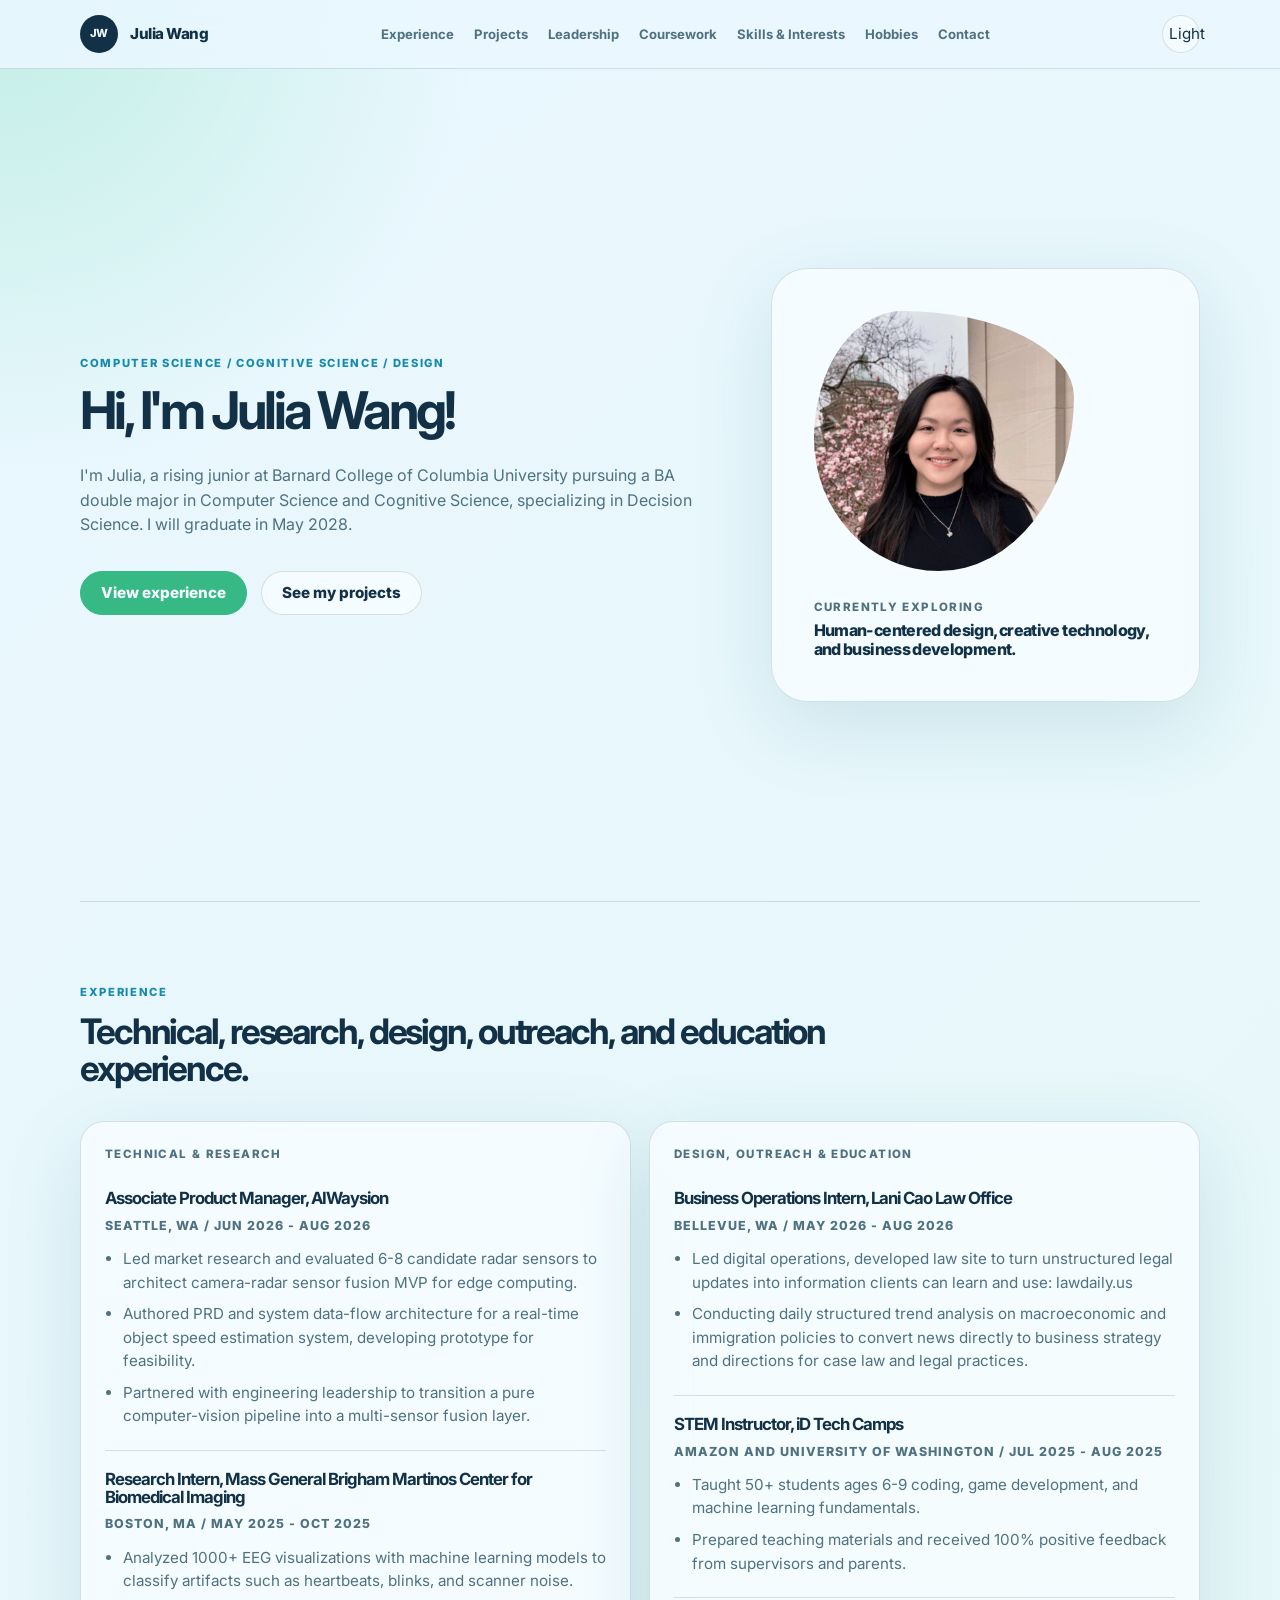
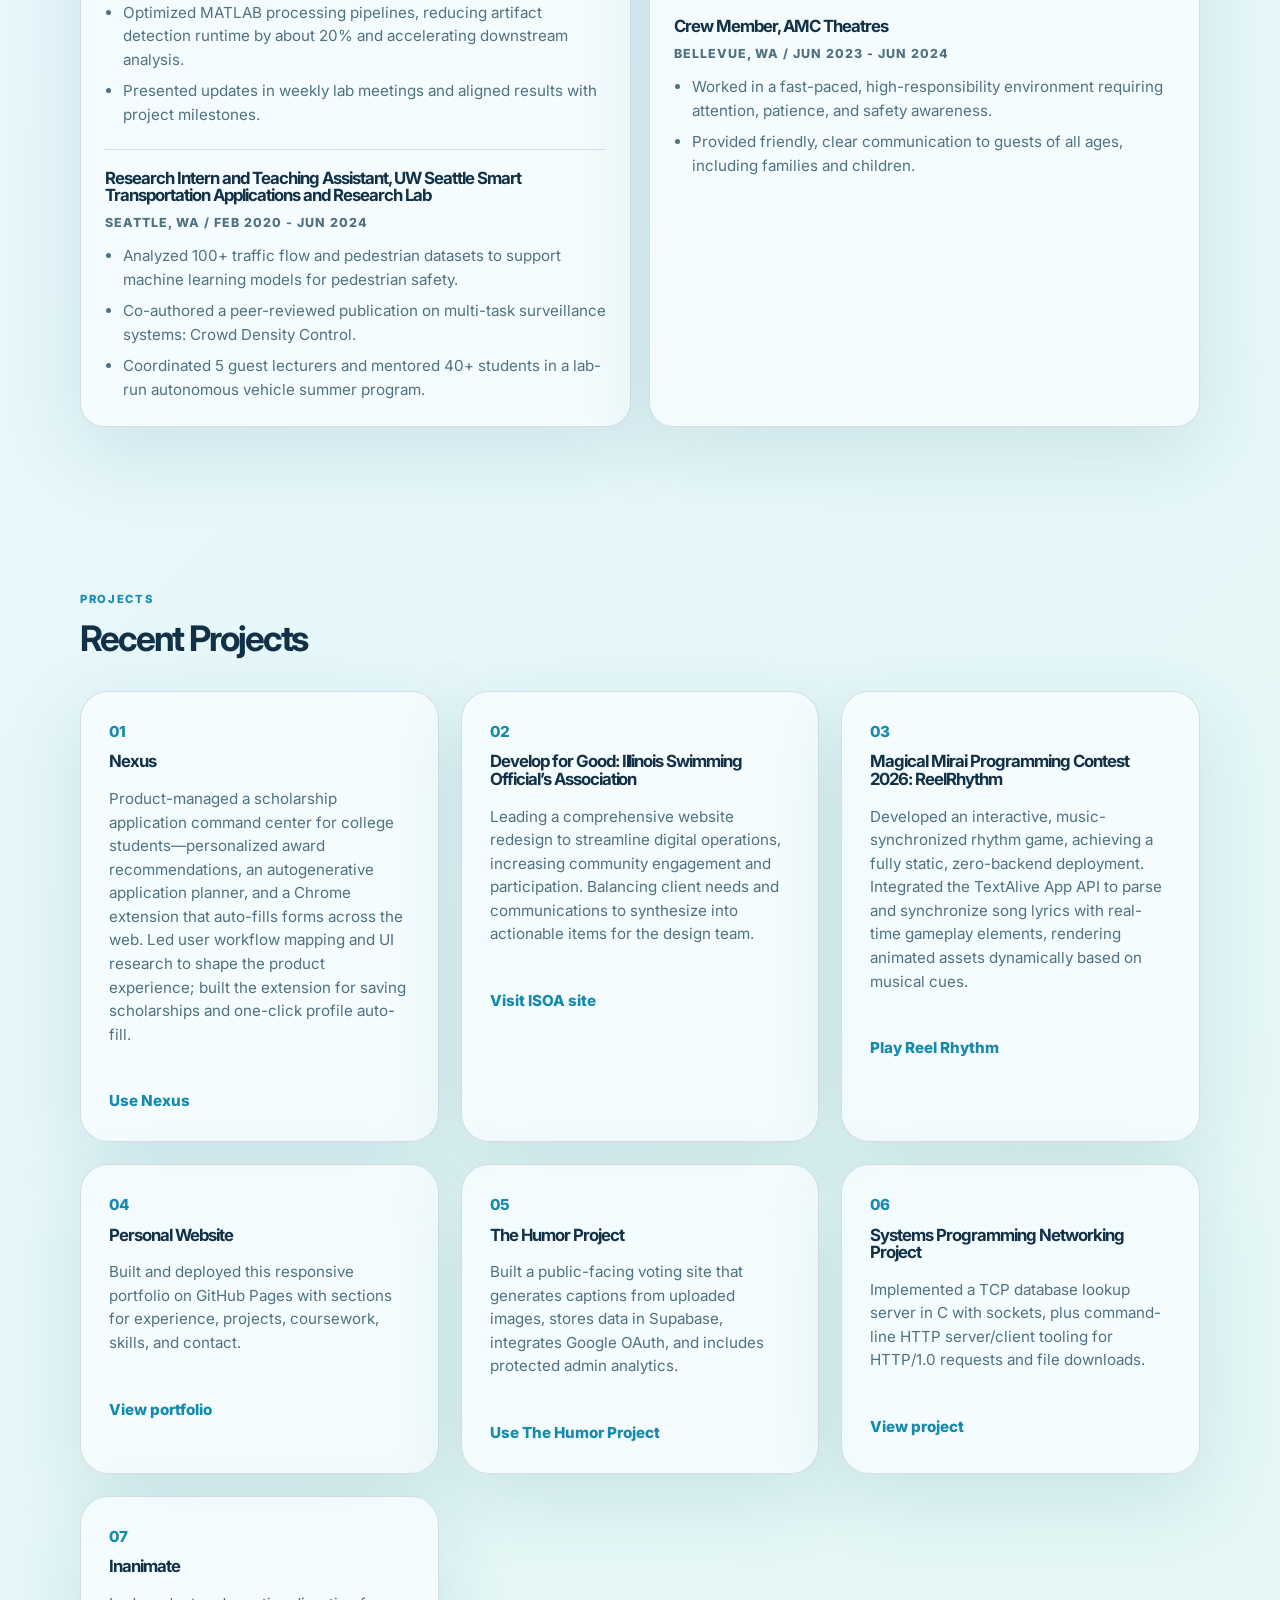
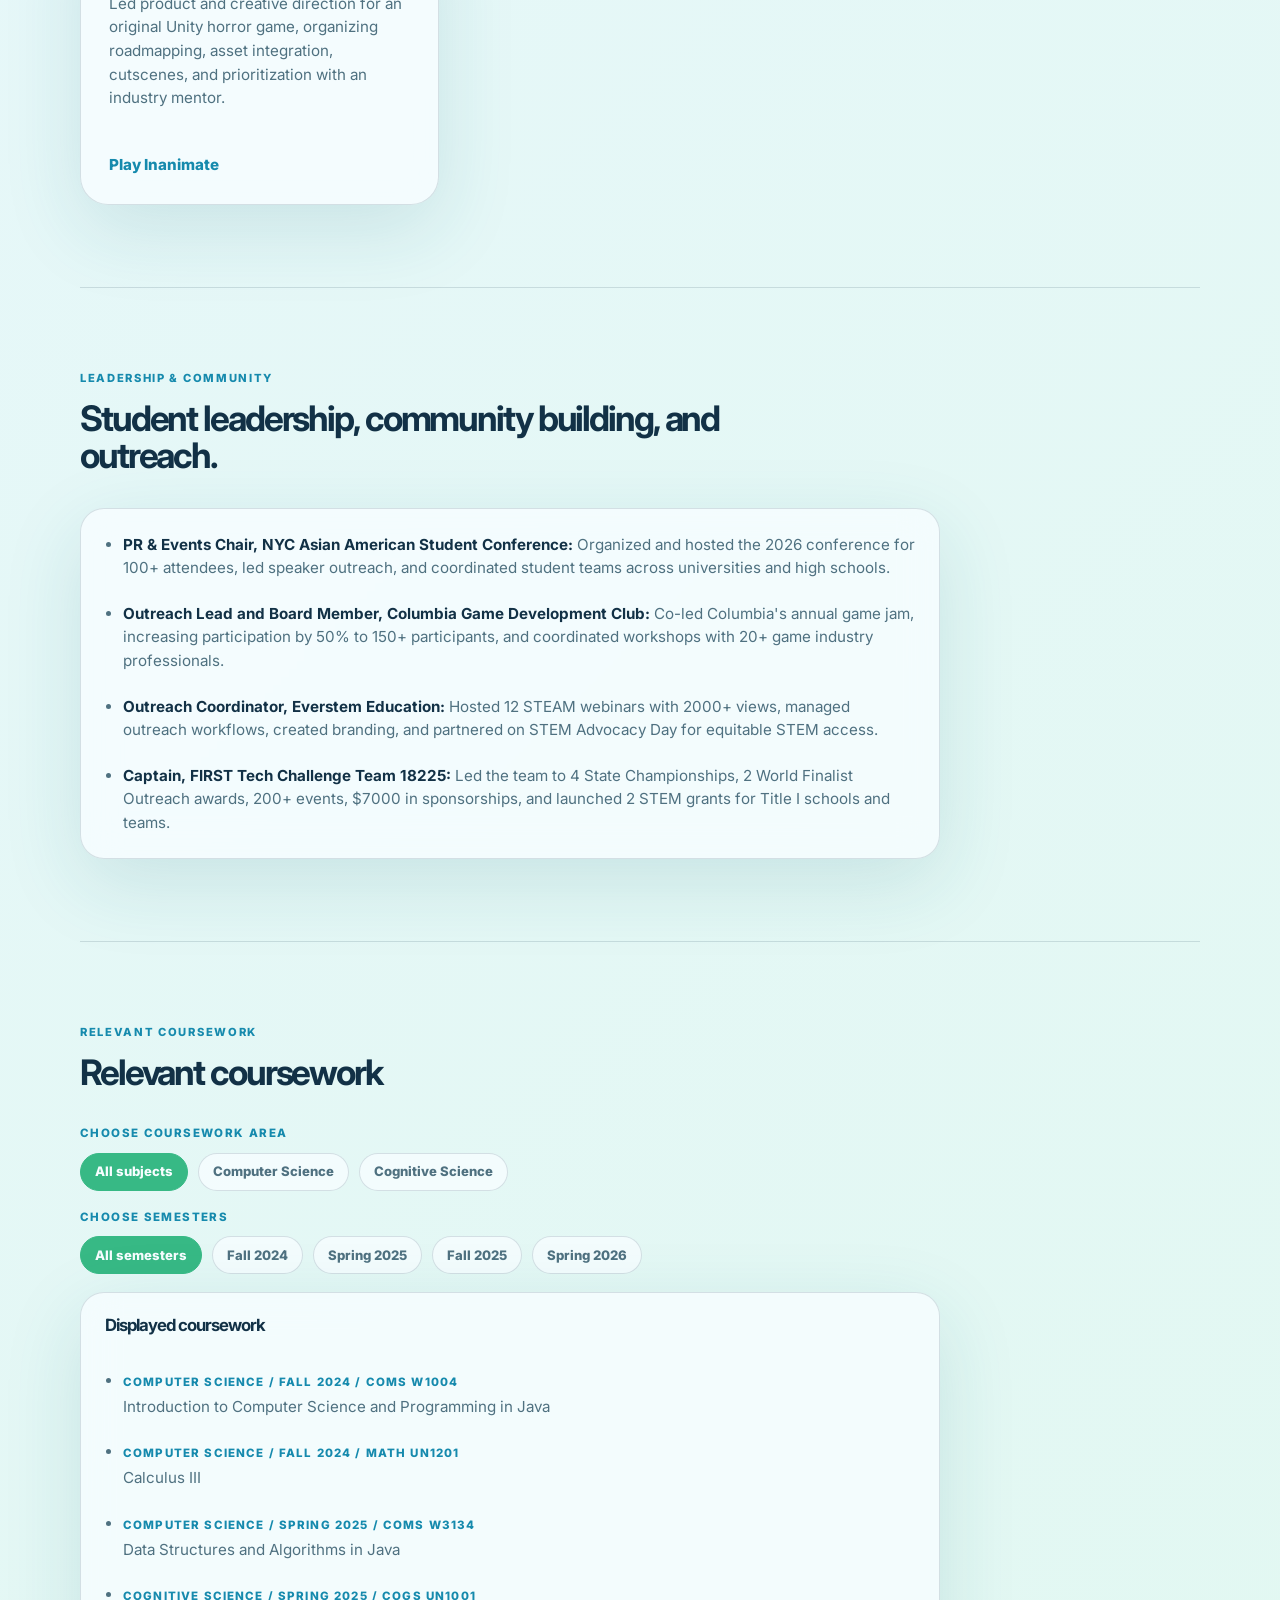
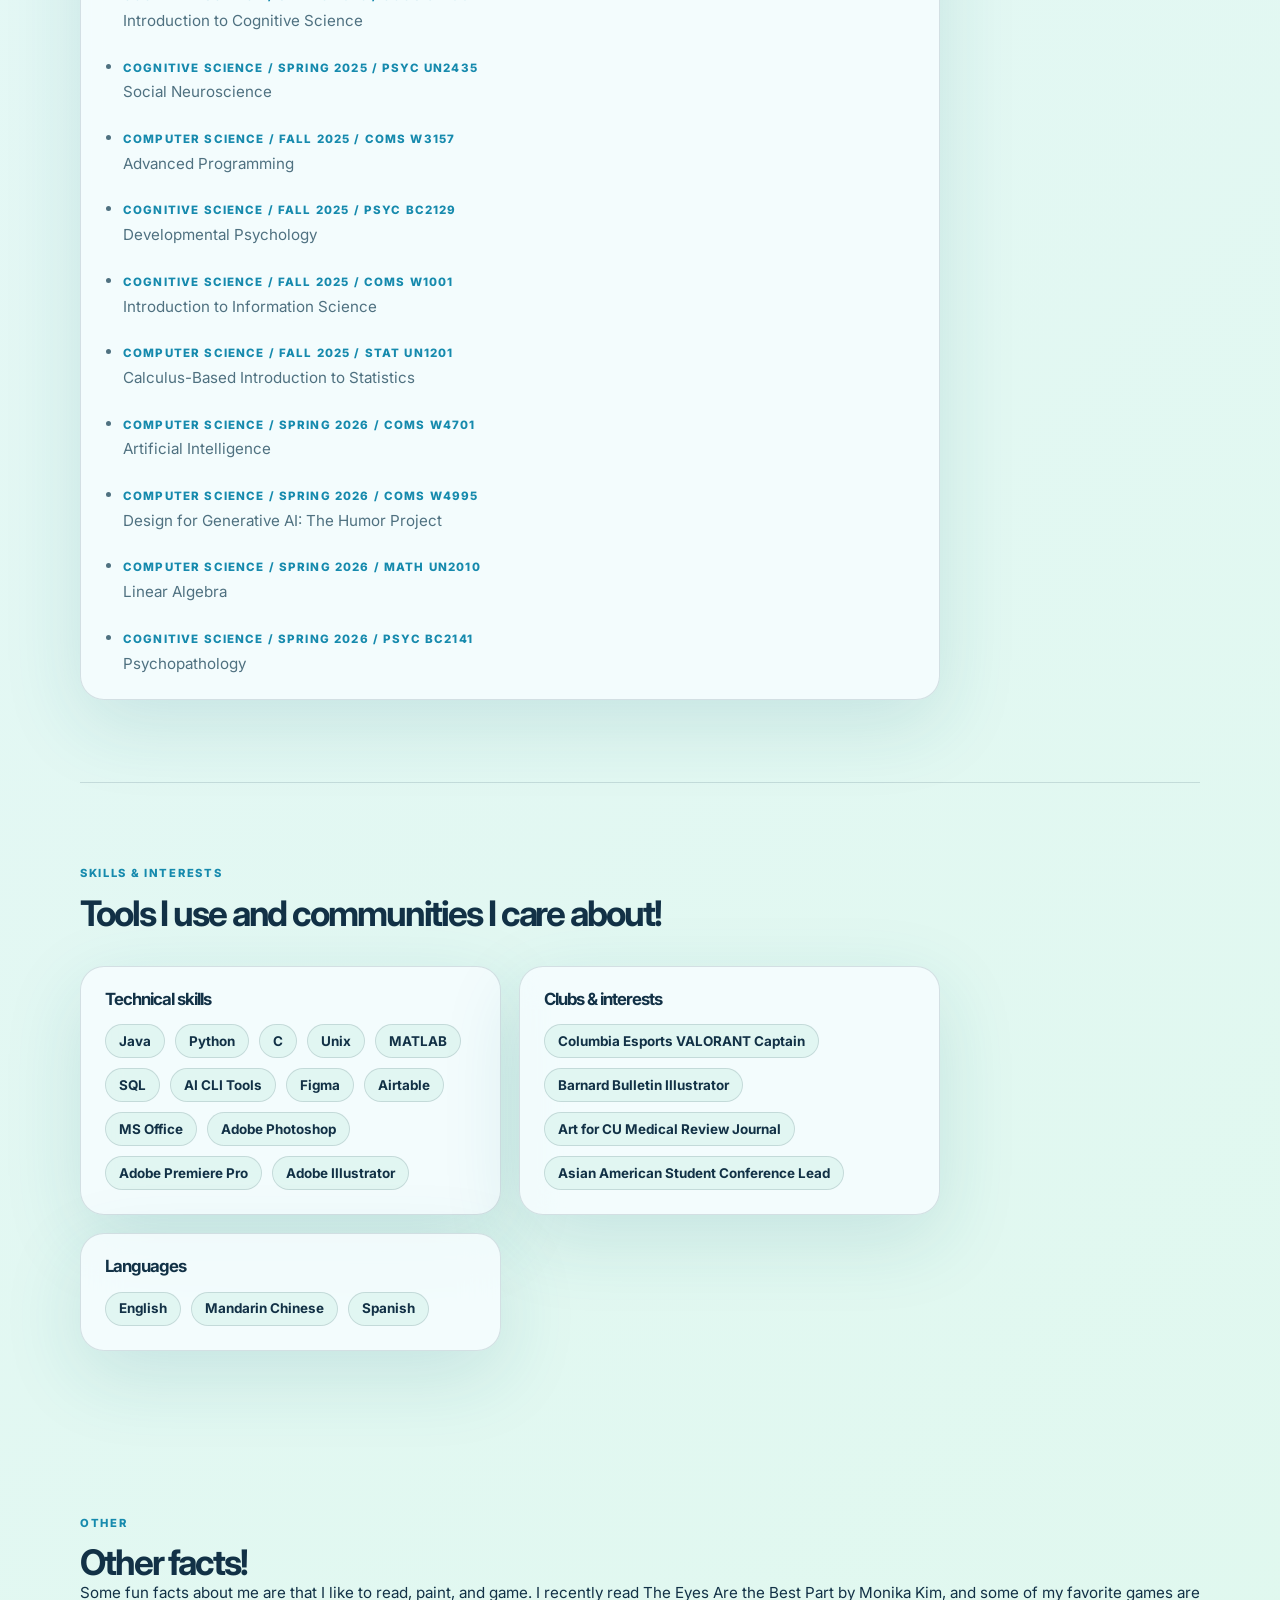
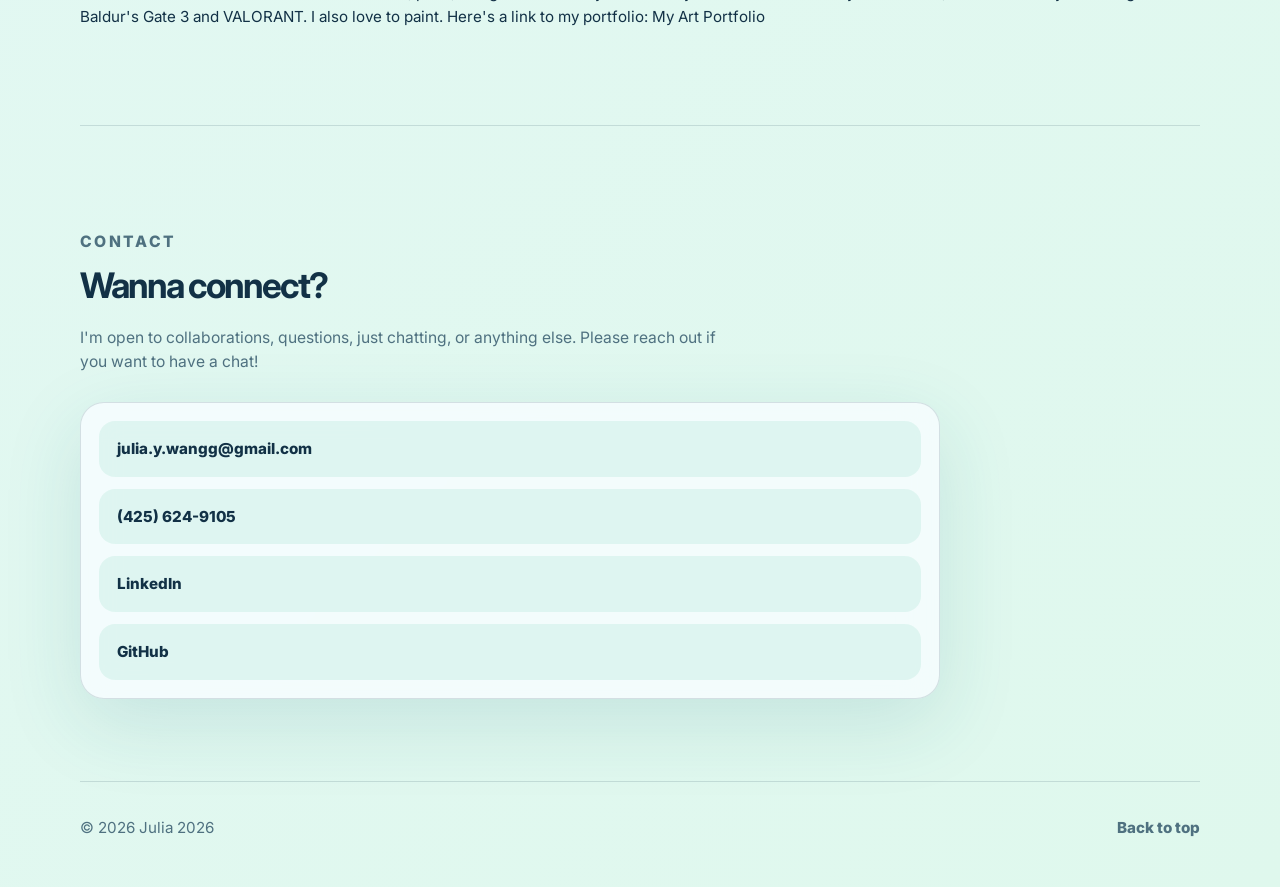
<file: index.html>
<!doctype html>
<html lang="en">
  <head>
    <meta charset="utf-8">
    <meta name="viewport" content="width=device-width, initial-scale=1">
    <meta
      name="description"
      content="Personal website for Julia Wang: experience, projects, leadership, coursework, skills, interests, and contact links."
    >
    <title>Julia Wang | Personal Website</title>
    <link rel="preconnect" href="https://fonts.googleapis.com">
    <link rel="preconnect" href="https://fonts.gstatic.com" crossorigin>
    <link
      href="https://fonts.googleapis.com/css2?family=Inter:wght@400;500;600;700;800&display=swap"
      rel="stylesheet"
    >
    <link rel="stylesheet" href="styles.css?v=resume-content-20260602">
  </head>
  <body>
    <header class="site-header">
      <nav class="nav" aria-label="Main navigation">
        <a class="brand" href="#home" aria-label="Julia Wang home">
          <span class="brand-mark">JW</span>
          <span>Julia Wang</span>
        </a>
        <div class="nav-links" id="nav-links">
          <a href="#experience">Experience</a>
          <a href="#projects">Projects</a>
          <a href="#leadership">Leadership</a>
          <a href="#coursework">Coursework</a>
          <a href="#skills">Skills &amp; Interests</a>
          <a href="#fun">Hobbies</a>
          <a href="#contact">Contact</a>
        </div>
        <button class="theme-toggle" type="button" aria-label="Toggle color theme">
          <span aria-hidden="true">Light</span>
        </button>
      </nav>
    </header>

    <main id="home">
      <section class="hero section">
        <div class="hero-copy">
          <p class="eyebrow">Computer Science / Cognitive Science / Design</p>
          <h1>Hi, I'm Julia Wang!</h1>
          <p class="hero-text">
            I'm Julia, a rising junior at Barnard College of Columbia University pursuing a BA
            double major in Computer Science and Cognitive Science, specializing in Decision
            Science. I will graduate in May 2028.
          </p>
          <div class="hero-actions">
            <a class="button primary" href="#experience">View experience</a>
            <a class="button secondary" href="#projects">See my projects</a>
          </div>
        </div>
        <aside class="hero-card" aria-label="Profile highlights">
          <div class="portrait" aria-label="Profile photo of Julia Wang">
            <img src="juliaimage.jpg" alt="Julia Wang smiling outdoors near pink flowers">
          </div>
          <div>
            <p class="card-label">Currently exploring</p>
            <p class="card-title">Human-centered design, creative technology, and business development.</p>
          </div>
        </aside>
      </section>

      <section class="section experience-section" id="experience">
        <div class="section-heading">
          <p class="eyebrow">Experience</p>
          <h2>Technical, research, design, outreach, and education experience.</h2>
        </div>
        <div class="resume-grid">
          <article class="info-card resume-card">
            <p class="card-label">Technical &amp; research</p>
            <div class="resume-entry">
              <h3>Associate Product Manager, AIWaysion</h3>
              <p class="resume-meta">Seattle, WA / Jun 2026 - Aug 2026</p>
              <ul>
                <li>Led market research and evaluated 6-8 candidate radar sensors to architect camera-radar sensor fusion MVP for edge computing.</li>
                <li>Authored PRD and system data-flow architecture for a real-time object speed estimation system, developing prototype for feasibility.</li>
                <li>Partnered with engineering leadership to transition a pure computer-vision pipeline into a multi-sensor fusion layer.</li>
              </ul>
            </div>
            <div class="resume-entry">
              <h3>Research Intern, Mass General Brigham Martinos Center for Biomedical Imaging</h3>
              <p class="resume-meta">Boston, MA / May 2025 - Oct 2025</p>
              <ul>
                <li>Analyzed 1000+ EEG visualizations with machine learning models to classify artifacts such as heartbeats, blinks, and scanner noise.</li>
                <li>Optimized MATLAB processing pipelines, reducing artifact detection runtime by about 20% and accelerating downstream analysis.</li>
                <li>Presented updates in weekly lab meetings and aligned results with project milestones.</li>
              </ul>
            </div>
            <div class="resume-entry">
              <h3>Research Intern and Teaching Assistant, UW Seattle Smart Transportation Applications and Research Lab</h3>
              <p class="resume-meta">Seattle, WA / Feb 2020 - Jun 2024</p>
              <ul>
                <li>Analyzed 100+ traffic flow and pedestrian datasets to support machine learning models for pedestrian safety.</li>
                <li>Co-authored a peer-reviewed publication on multi-task surveillance systems: Crowd Density Control.</li>
                <li>Coordinated 5 guest lecturers and mentored 40+ students in a lab-run autonomous vehicle summer program.</li>
              </ul>
            </div>
          </article>

          <article class="info-card resume-card">
            <p class="card-label">Design, outreach &amp; education</p>
            <div class="resume-entry">
              <h3>Business Operations Intern, Lani Cao Law Office</h3>
              <p class="resume-meta">Bellevue, WA / May 2026 - Aug 2026</p>
              <ul>
                <li>Led digital operations, developed law site to turn unstructured legal updates into information clients can learn and use: <a href="https://lawdaily.us" rel="noreferrer" target="_blank">lawdaily.us</a></li>
                <li>Conducting daily structured trend analysis on macroeconomic and immigration policies to convert news directly to business strategy and directions for case law and legal practices.</li>
              </ul>
            </div>
            <div class="resume-entry">
              <h3>STEM Instructor, iD Tech Camps</h3>
              <p class="resume-meta">Amazon and University of Washington / Jul 2025 - Aug 2025</p>
              <ul>
                <li>Taught 50+ students ages 6-9 coding, game development, and machine learning fundamentals.</li>
                <li>Prepared teaching materials and received 100% positive feedback from supervisors and parents.</li>
              </ul>
            </div>
            <div class="resume-entry">
              <h3>Crew Member, AMC Theatres</h3>
              <p class="resume-meta">Bellevue, WA / Jun 2023 - Jun 2024</p>
              <ul>
                <li>Worked in a fast-paced, high-responsibility environment requiring attention, patience, and safety awareness.</li>
                <li>Provided friendly, clear communication to guests of all ages, including families and children.</li>
              </ul>
            </div>
          </article>
        </div>
      </section>

      <section class="section" id="projects">
        <div class="section-heading">
          <p class="eyebrow">Projects</p>
          <h2>Recent Projects</h2>
        </div>
        <div class="project-grid">
          <article class="project-card">
            <span class="project-number">01</span>
            <h3>Nexus</h3>
            <p>
              Product-managed a scholarship application command center for college students—personalized award recommendations, an autogenerative application planner, and a Chrome extension that auto-fills forms across the web. Led user workflow mapping and UI research to shape the product experience; built the extension for saving scholarships and one-click profile auto-fill.
            </p>
            <a href="https://nexusnext.lovable.app" rel="noreferrer" target="_blank">Use Nexus</a>
          </article>
          <article class="project-card">
            <span class="project-number">02</span>
            <h3>Develop for Good: Illinois Swimming Official’s Association</h3>
            <p>
              Leading a comprehensive website redesign to streamline digital operations, increasing community engagement and participation. Balancing client needs and communications to synthesize into actionable items for the design team.
            </p>
            <a href="https://isoa-site.vercel.app/" rel="noreferrer" target="_blank">Visit ISOA site</a>
          </article>
          <article class="project-card">
            <span class="project-number">03</span>
            <h3>Magical Mirai Programming Contest 2026: ReelRhythm</h3>
            <p>
              Developed an interactive, music-synchronized rhythm game, achieving a fully static, zero-backend deployment. Integrated the TextAlive App API to parse and synchronize song lyrics with real-time gameplay elements, rendering animated assets dynamically based on musical cues.
            </p>
            <a href="https://github.com/manyas207/Reel_Rhythm" rel="noreferrer" target="_blank">Play Reel Rhythm</a>
          </article>
          <article class="project-card">
            <span class="project-number">04</span>
            <h3>Personal Website</h3>
            <p>
              Built and deployed this responsive portfolio on GitHub Pages with sections for experience, projects, coursework, skills, and contact.
            </p>
            <a href="https://onethousanddollarbeef.github.io/juliawang/" rel="noreferrer" target="_blank">View portfolio</a>
          </article>
          <article class="project-card">
            <span class="project-number">05</span>
            <h3>The Humor Project</h3>
            <p>
              Built a public-facing voting site that generates captions from uploaded images, stores data in Supabase, integrates Google OAuth, and includes protected admin analytics.
            </p>
            <a href="https://wagyu-is-yum-beta.vercel.app/project1" rel="noreferrer" target="_blank">Use The Humor Project</a>
          </article>
          <article class="project-card">
            <span class="project-number">06</span>
            <h3>Systems Programming Networking Project</h3>
            <p>
              Implemented a TCP database lookup server in C with sockets, plus command-line HTTP server/client tooling for HTTP/1.0 requests and file downloads.
            </p>
            <a href="https://gist.github.com/onethousanddollarbeef/0354fa6c9bbed9df6e5aaa978a1051c1" rel="noreferrer" target="_blank">View project</a>
          </article>
          <article class="project-card">
            <span class="project-number">07</span>
            <h3>Inanimate</h3>
            <p>
              Led product and creative direction for an original Unity horror game, organizing roadmapping, asset integration, cutscenes, and prioritization with an industry mentor.
            </p>
            <a href="https://jesuisyve.itch.io/inanimate" rel="noreferrer" target="_blank">Play Inanimate</a>
          </article>
        </div>
      </section>

      <section class="section experience-section" id="leadership">
        <div class="section-heading">
          <p class="eyebrow">Leadership &amp; community</p>
          <h2>Student leadership, community building, and outreach.</h2>
        </div>
        <article class="info-card experience-card">
          <ul class="experience-list">
            <li>
              <strong>PR &amp; Events Chair, NYC Asian American Student Conference:</strong> Organized and hosted the 2026 conference for 100+ attendees, led speaker outreach, and coordinated student teams across universities and high schools.
            </li>
            <li>
              <strong>Outreach Lead and Board Member, Columbia Game Development Club:</strong> Co-led Columbia's annual game jam, increasing participation by 50% to 150+ participants, and coordinated workshops with 20+ game industry professionals.
            </li>
            <li>
              <strong>Outreach Coordinator, Everstem Education:</strong> Hosted 12 STEAM webinars with 2000+ views, managed outreach workflows, created branding, and partnered on STEM Advocacy Day for equitable STEM access.</li>
            <li>
              <strong>Captain, FIRST Tech Challenge Team 18225:</strong> Led the team to 4 State Championships, 2 World Finalist Outreach awards, 200+ events, $7000 in sponsorships, and launched 2 STEM grants for Title I schools and teams.
            </li>
          </ul>
        </article>
      </section>

      <section class="section split" id="coursework">
        <div>
          <p class="eyebrow">Relevant coursework</p>
          <h2>Relevant coursework</h2>
        </div>
        <div class="coursework-panel">
          <div class="course-filter-group">
            <p class="filter-label">Choose coursework area</p>
            <div class="subject-tabs" aria-label="Coursework subject filters">
              <button class="subject-tab is-active" type="button" aria-pressed="true" data-course-subject-filter="all">
                All subjects
              </button>
              <button class="subject-tab" type="button" aria-pressed="false" data-course-subject-filter="computer-science">
                Computer Science
              </button>
              <button class="subject-tab" type="button" aria-pressed="false" data-course-subject-filter="cognitive-science">
                Cognitive Science
              </button>
            </div>
          </div>

          <div class="course-filter-group">
            <p class="filter-label">Choose semesters</p>
            <div class="semester-tabs" aria-label="Coursework semester filters">
              <button class="semester-tab is-active" type="button" aria-pressed="true" data-course-semester-filter="all">
                All semesters
              </button>
              <button class="semester-tab" type="button" aria-pressed="false" data-course-semester-filter="fall-2024">
                Fall 2024
              </button>
              <button class="semester-tab" type="button" aria-pressed="false" data-course-semester-filter="spring-2025">
                Spring 2025
              </button>
              <button class="semester-tab" type="button" aria-pressed="false" data-course-semester-filter="fall-2025">
                Fall 2025
              </button>
              <button class="semester-tab" type="button" aria-pressed="false" data-course-semester-filter="spring-2026">
                Spring 2026
              </button>
            </div>
          </div>

          <article class="info-card course-list" aria-live="polite">
            <h3>Displayed coursework</h3>
            <ul class="course-bullet-list">
              <li class="course-item" data-course-subject="computer-science" data-course-semester="fall-2024">
                <span class="course-meta">Computer Science / Fall 2024 / COMS W1004</span>
                <span>Introduction to Computer Science and Programming in Java</span>
              </li>
              <li class="course-item" data-course-subject="computer-science" data-course-semester="fall-2024">
                <span class="course-meta">Computer Science / Fall 2024 / MATH UN1201</span>
                <span>Calculus III</span>
              </li>
              <li class="course-item" data-course-subject="computer-science" data-course-semester="spring-2025">
                <span class="course-meta">Computer Science / Spring 2025 / COMS W3134</span>
                <span>Data Structures and Algorithms in Java</span>
              </li>
              <li class="course-item" data-course-subject="cognitive-science" data-course-semester="spring-2025">
                <span class="course-meta">Cognitive Science / Spring 2025 / COGS UN1001</span>
                <span>Introduction to Cognitive Science</span>
              </li>
              <li class="course-item" data-course-subject="cognitive-science" data-course-semester="spring-2025">
                <span class="course-meta">Cognitive Science / Spring 2025 / PSYC UN2435</span>
                <span>Social Neuroscience</span>
              </li>
              <li class="course-item" data-course-subject="computer-science" data-course-semester="fall-2025">
                <span class="course-meta">Computer Science / Fall 2025 / COMS W3157</span>
                <span>Advanced Programming</span>
              </li>
              <li class="course-item" data-course-subject="cognitive-science" data-course-semester="fall-2025">
                <span class="course-meta">Cognitive Science / Fall 2025 / PSYC BC2129</span>
                <span>Developmental Psychology</span>
              </li>
              <li class="course-item" data-course-subject="cognitive-science" data-course-semester="fall-2025">
                <span class="course-meta">Cognitive Science / Fall 2025 / COMS W1001</span>
                <span>Introduction to Information Science</span>
              </li>
              <li class="course-item" data-course-subject="computer-science" data-course-semester="fall-2025">
                <span class="course-meta">Computer Science / Fall 2025 / STAT UN1201</span>
                <span>Calculus-Based Introduction to Statistics</span>
              </li>
              <li class="course-item" data-course-subject="computer-science" data-course-semester="spring-2026">
                <span class="course-meta">Computer Science / Spring 2026 / COMS W4701</span>
                <span>Artificial Intelligence</span>
              </li>
              <li class="course-item" data-course-subject="computer-science" data-course-semester="spring-2026">
                <span class="course-meta">Computer Science / Spring 2026 / COMS W4995</span>
                <span>Design for Generative AI: The Humor Project</span>
              </li>
              <li class="course-item" data-course-subject="computer-science" data-course-semester="spring-2026">
                <span class="course-meta">Computer Science / Spring 2026 / MATH UN2010</span>
                <span>Linear Algebra</span>
              </li>
              <li class="course-item" data-course-subject="cognitive-science" data-course-semester="spring-2026">
                <span class="course-meta">Cognitive Science / Spring 2026 / PSYC BC2141</span>
                <span>Psychopathology</span>
              </li>
            </ul>
            <p class="course-empty" hidden>No coursework matches the selected filters.</p>
          </article>
        </div>
      </section>

      <section class="section split" id="skills">
        <div>
          <p class="eyebrow">Skills &amp; interests</p>
          <h2>Tools I use and communities I care about!</h2>
        </div>
        <div class="skills-panel">
          <article class="info-card">
            <h3>Technical skills</h3>
            <div class="tag-list" aria-label="Technical skills">
              <span>Java</span>
              <span>Python</span>
              <span>C</span>
              <span>Unix</span>
              <span>MATLAB</span>
              <span>SQL</span>
              <span>AI CLI Tools</span>
              <span>Figma</span>
              <span>Airtable</span>
              <span>MS Office</span>
              <span>Adobe Photoshop</span>
              <span>Adobe Premiere Pro</span>
              <span>Adobe Illustrator</span>
            </div>
          </article>
          <article class="info-card">
            <h3>Clubs &amp; interests</h3>
            <div class="tag-list" aria-label="Clubs and interests">
              <span>Columbia Esports VALORANT Captain</span>
              <span>Barnard Bulletin Illustrator</span>
              <span>Art for CU Medical Review Journal</span>
              <span>Asian American Student Conference Lead</span>
            </div>
          </article>
          <article class="info-card">
            <h3>Languages</h3>
            <div class="tag-list" aria-label="Languages">
              <span>English</span>
              <span>Mandarin Chinese</span>
              <span>Spanish</span>
            </div>
          </article>
        </div>
      </section>

      <section class="section fun" id="fun">
        <div>
          <p class="eyebrow">Other</p>
          <h2>Other facts!</h2>
          <p>
            Some fun facts about me are that I like to read, paint, and game.
            I recently read The Eyes Are the Best Part by Monika Kim, and some of my favorite games are Baldur's Gate 3 and VALORANT.
            I also love to paint. Here's a link to my portfolio:
            <a href="https://juliaywang.carrd.co/" aria-label="Julia Wang Art">My Art Portfolio</a>
          </p>
        </div>
      </section>

      <section class="section contact" id="contact">
        <div>
          <p class="eyebrow">Contact</p>
          <h2>Wanna connect?</h2>
          <p>
            I'm open to collaborations, questions, just chatting, or anything else. Please reach out if you want to have a chat!
          </p>
        </div>
        <div class="contact-card">
          <a href="mailto:julia.y.wangg@gmail.com">julia.y.wangg@gmail.com</a>
          <a href="tel:+14256249105">(425) 624-9105</a>
          <a href="https://www.linkedin.com/in/wangg-juliaa/" rel="noreferrer" target="_blank">LinkedIn</a>
          <a href="https://github.com/onethousanddollarbeef" rel="noreferrer" target="_blank">GitHub</a>
        </div>
      </section>
    </main>

    <footer class="site-footer">
      <p>&copy; <span id="year"></span> Julia 2026 </p>
      <a href="#home">Back to top</a>
    </footer>

    <script src="script.js?v=resume-content-20260602"></script>
  </body>
</html>
</file>
<file: styles.css>
:root {
  color-scheme: light;
  --bg: #eaf7ff;
  --bg-strong: #dff8ed;
  --text: #123146;
  --muted: #4f7180;
  --line: rgba(18, 49, 70, 0.14);
  --card: rgba(247, 253, 255, 0.82);
  --accent: #37b985;
  --accent-strong: #168aad;
  --shadow: 0 24px 80px rgba(31, 112, 126, 0.14);
}

:root[data-theme="dark"] {
  color-scheme: dark;
  --bg: #071d2b;
  --bg-strong: #0d342f;
  --text: #edfaff;
  --muted: #b5d6dc;
  --line: rgba(237, 250, 255, 0.14);
  --card: rgba(8, 35, 48, 0.84);
  --accent: #58d8a2;
  --accent-strong: #7bdff2;
  --shadow: 0 24px 80px rgba(0, 16, 26, 0.28);
}

* {
  box-sizing: border-box;
}

html {
  scroll-behavior: smooth;
  scroll-padding-top: 92px;
}

body {
  margin: 0;
  min-height: 100vh;
  background:
    radial-gradient(circle at top left, rgba(88, 216, 162, 0.28), transparent 30rem),
    linear-gradient(135deg, var(--bg), var(--bg-strong));
  color: var(--text);
  font-family: "Inter", system-ui, -apple-system, BlinkMacSystemFont, "Segoe UI", sans-serif;
  line-height: 1.55;
  font-size: 0.95rem;
}

a {
  color: inherit;
  text-decoration: none;
}

a:hover {
  color: var(--accent-strong);
}

.site-header {
  position: sticky;
  top: 0;
  z-index: 10;
  border-bottom: 1px solid var(--line);
  background: color-mix(in srgb, var(--bg) 86%, transparent);
  backdrop-filter: blur(18px);
}

.nav,
.section,
.site-footer {
  width: min(1120px, calc(100% - 40px));
  margin: 0 auto;
}

.nav {
  display: flex;
  align-items: center;
  justify-content: space-between;
  min-height: 68px;
  gap: 24px;
}

.brand,
.nav-links,
.hero-actions,
.stats,
.contact-card,
.site-footer {
  display: flex;
  align-items: center;
}

.brand {
  gap: 12px;
  font-weight: 800;
  letter-spacing: -0.03em;
}

.brand-mark {
  display: grid;
  width: 38px;
  height: 38px;
  place-items: center;
  border-radius: 50%;
  background: var(--text);
  color: var(--bg);
  font-size: 0.7rem;
}

.nav-links {
  flex-wrap: wrap;
  justify-content: flex-end;
  gap: 14px 20px;
  color: var(--muted);
  font-size: 0.82rem;
  font-weight: 700;
}

.theme-toggle {
  display: grid;
  width: 38px;
  height: 38px;
  place-items: center;
  border: 1px solid var(--line);
  border-radius: 50%;
  background: var(--card);
  color: var(--text);
  cursor: pointer;
  font: inherit;
}

.theme-toggle:hover {
  border-color: var(--accent);
}

.section {
  padding: 82px 0;
}

.hero {
  display: grid;
  grid-template-columns: minmax(0, 1.08fr) minmax(320px, 0.74fr);
  align-items: center;
  gap: 64px;
  min-height: calc(100vh - 68px);
}

.eyebrow {
  margin: 0 0 12px;
  color: var(--accent-strong);
  font-size: 0.7rem;
  font-weight: 800;
  letter-spacing: 0.15em;
  text-transform: uppercase;
}

h1,
h2,
h3,
p {
  margin-top: 0;
}

h1,
h2,
h3 {
  line-height: 1.05;
  letter-spacing: -0.06em;
}

h1 {
  max-width: 760px;
  margin-bottom: 24px;
  font-size: clamp(1.85rem, 4.2vw, 3.25rem);
}

h2 {
  margin-bottom: 0;
  font-size: clamp(1.35rem, 2.8vw, 2.2rem);
}

h3 {
  margin-bottom: 16px;
  font-size: 1.05rem;
}

.hero-text,
.section-copy,
.contact p,
.project-card p {
  color: var(--muted);
}

.hero-text {
  max-width: 650px;
  margin-bottom: 34px;
  font-size: clamp(0.9rem, 1.3vw, 1rem);
}

.hero-actions {
  flex-wrap: wrap;
  gap: 14px;
}

.button {
  display: inline-flex;
  align-items: center;
  justify-content: center;
  min-height: 44px;
  padding: 0 20px;
  border: 1px solid var(--line);
  border-radius: 999px;
  font-weight: 800;
}

.button.primary {
  border-color: var(--accent);
  background: var(--accent);
  color: #f7fdff;
}

.button.primary:hover {
  background: var(--accent-strong);
  color: #f7fdff;
}

.button.secondary {
  background: var(--card);
}

.hero-card,
.project-card,
.info-card,
.timeline-item,
.contact-card {
  border: 1px solid var(--line);
  background: var(--card);
  box-shadow: var(--shadow);
  backdrop-filter: blur(18px);
}

.hero-card {
  display: grid;
  gap: 28px;
  padding: clamp(24px, 5vw, 42px);
  border-radius: 36px;
}

.portrait {
  display: grid;
  width: min(100%, 260px);
  aspect-ratio: 1;
  place-items: center;
  overflow: hidden;
  border-radius: 34% 66% 52% 48% / 49% 33% 67% 51%;
  background:
    linear-gradient(135deg, rgba(255, 255, 255, 0.26), transparent),
    var(--accent);
  color: #f7fdff;
  font-size: clamp(3.1rem, 8vw, 5.1rem);
  font-weight: 800;
  letter-spacing: -0.09em;
}

.portrait img {
  width: 100%;
  height: 100%;
  object-fit: cover;
}

.card-label {
  margin-bottom: 4px;
  color: var(--muted);
  font-size: 0.72rem;
  font-weight: 800;
  letter-spacing: 0.12em;
  text-transform: uppercase;
}

.card-title {
  margin-bottom: 0;
  font-size: 1rem;
  font-weight: 800;
  line-height: 1.2;
  letter-spacing: -0.04em;
}

.stats {
  gap: 16px;
}

.stats div {
  flex: 1;
  padding-top: 18px;
  border-top: 1px solid var(--line);
}

.stats dt {
  font-size: 1.62rem;
  font-weight: 800;
  letter-spacing: -0.05em;
}

.stats dd {
  margin: 0;
  color: var(--muted);
  font-size: 0.82rem;
}

.split {
  display: grid;
  grid-template-columns: 1fr;
  gap: 34px;
  border-top: 1px solid var(--line);
}

.section-copy {
  max-width: 650px;
  font-size: 0.98rem;
}

.section-copy p:last-child,
.contact p:last-child,
.project-card p:last-child {
  margin-bottom: 0;
}

.section-heading {
  max-width: 760px;
  margin-bottom: 34px;
}

.experience-section {
  border-top: 1px solid var(--line);
}

.experience-card {
  max-width: 860px;
}

.experience-list {
  display: grid;
  gap: 14px;
  margin: 0;
  padding-left: 1.15rem;
}

.experience-list li {
  color: var(--muted);
}

.experience-list strong {
  color: var(--text);
}

.resume-grid {
  display: grid;
  grid-template-columns: repeat(2, 1fr);
  gap: 18px;
}

.resume-card {
  display: grid;
  align-content: start;
  gap: 22px;
}

.resume-entry + .resume-entry {
  padding-top: 20px;
  border-top: 1px solid var(--line);
}

.resume-entry h3 {
  margin-bottom: 8px;
}

.resume-meta {
  margin-bottom: 12px;
  color: var(--accent-strong);
  font-size: 0.78rem;
  font-weight: 800;
  letter-spacing: 0.08em;
  text-transform: uppercase;
}

.resume-entry ul {
  margin: 0;
  padding-left: 1.15rem;
}

.resume-entry li + li {
  margin-top: 8px;
}

.project-grid {
  display: grid;
  grid-template-columns: repeat(3, 1fr);
  gap: 22px;
}

.project-card {
  display: flex;
  min-height: 300px;
  flex-direction: column;
  padding: 28px;
  border-radius: 28px;
}

.project-number {
  margin-bottom: 10px;
  color: var(--accent-strong);
  font-weight: 800;
}

.project-card a {
  margin-top: 28px;
  color: var(--accent-strong);
  font-weight: 800;
}

.timeline {
  display: grid;
  gap: 18px;
}

.timeline-item,
.info-card {
  padding: 24px;
  border-radius: 24px;
}

.timeline-date {
  display: inline-flex;
  margin-bottom: 10px;
  color: var(--accent-strong);
  font-size: 0.72rem;
  font-weight: 800;
  letter-spacing: 0.12em;
  text-transform: uppercase;
}

.timeline-item p,
.info-card p,
.info-card li {
  color: var(--muted);
}

.course-grid,
.skills-panel {
  display: grid;
  gap: 18px;
}

.course-grid {
  grid-template-columns: repeat(3, 1fr);
}

.skills-panel {
  grid-template-columns: repeat(2, 1fr);
}

.coursework-panel,
.skills-panel,
.contact-card,
.course-filter-group {
  max-width: 860px;
}

.coursework-panel,
.course-filter-group {
  display: grid;
  gap: 18px;
}

.course-filter-group {
  gap: 10px;
}

.filter-label {
  margin: 0;
  color: var(--accent-strong);
  font-size: 0.72rem;
  font-weight: 800;
  letter-spacing: 0.12em;
  text-transform: uppercase;
}

.subject-tabs,
.semester-tabs {
  display: flex;
  flex-wrap: wrap;
  gap: 10px;
}

.subject-tab,
.semester-tab {
  min-height: 38px;
  padding: 0 14px;
  border: 1px solid var(--line);
  border-radius: 999px;
  background: var(--card);
  color: var(--muted);
  cursor: pointer;
  font: inherit;
  font-size: 0.82rem;
  font-weight: 800;
}

.subject-tab:hover,
.semester-tab:hover,
.subject-tab.is-active,
.semester-tab.is-active {
  border-color: var(--accent);
  background: var(--accent);
  color: #f7fdff;
}

.course-list {
  display: grid;
  gap: 18px;
}

.course-bullet-list {
  display: grid;
  gap: 14px;
  margin: 0;
  padding-left: 1.15rem;
}

.course-item[hidden] {
  display: none;
}

.course-meta {
  display: block;
  margin-bottom: 3px;
  color: var(--accent-strong);
  font-size: 0.72rem;
  font-weight: 800;
  letter-spacing: 0.1em;
  text-transform: uppercase;
}

.course-empty {
  margin: 0;
  color: var(--muted);
}

.info-card ul {
  margin: 0;
  padding-left: 18px;
}

.info-card li + li {
  margin-top: 8px;
}

.tag-list {
  display: flex;
  flex-wrap: wrap;
  gap: 10px;
}

.tag-list span {
  display: inline-flex;
  align-items: center;
  min-height: 34px;
  padding: 0 13px;
  border: 1px solid var(--line);
  border-radius: 999px;
  background: color-mix(in srgb, var(--accent) 9%, transparent);
  color: var(--text);
  font-size: 0.84rem;
  font-weight: 700;
}

.contact {
  display: grid;
  grid-template-columns: 1fr;
  gap: 28px;
  align-items: start;
  border-top: 1px solid var(--line);
}

.contact p {
  max-width: 650px;
  margin-top: 22px;
  font-size: 0.98rem;
}

.contact-card {
  flex-direction: column;
  align-items: stretch;
  gap: 12px;
  padding: 18px;
  border-radius: 24px;
}

.contact-card a {
  padding: 16px 18px;
  border-radius: 16px;
  background: color-mix(in srgb, var(--accent) 10%, transparent);
  font-weight: 800;
}

.site-footer {
  justify-content: space-between;
  gap: 20px;
  padding: 34px 0 48px;
  color: var(--muted);
  border-top: 1px solid var(--line);
}

.site-footer p {
  margin: 0;
}

.site-footer a {
  font-weight: 800;
}

@media (max-width: 840px) {
  .nav {
    flex-wrap: wrap;
    padding: 14px 0;
  }

  .nav-links {
    order: 3;
    width: 100%;
    justify-content: space-between;
  }

  .hero,
  .split,
  .contact {
    grid-template-columns: 1fr;
  }

  .section {
    padding: 60px 0;
  }

  .hero {
    gap: 34px;
    min-height: auto;
  }

  .project-grid,
  .course-grid,
  .skills-panel,
  .resume-grid {
    grid-template-columns: 1fr;
  }
}

@media (max-width: 560px) {
  .nav,
  .section,
  .site-footer {
    width: min(100% - 28px, 1120px);
  }

  h1 {
    font-size: 1.9rem;
  }

  .stats,
  .site-footer {
    align-items: flex-start;
    flex-direction: column;
  }
}
</file>
